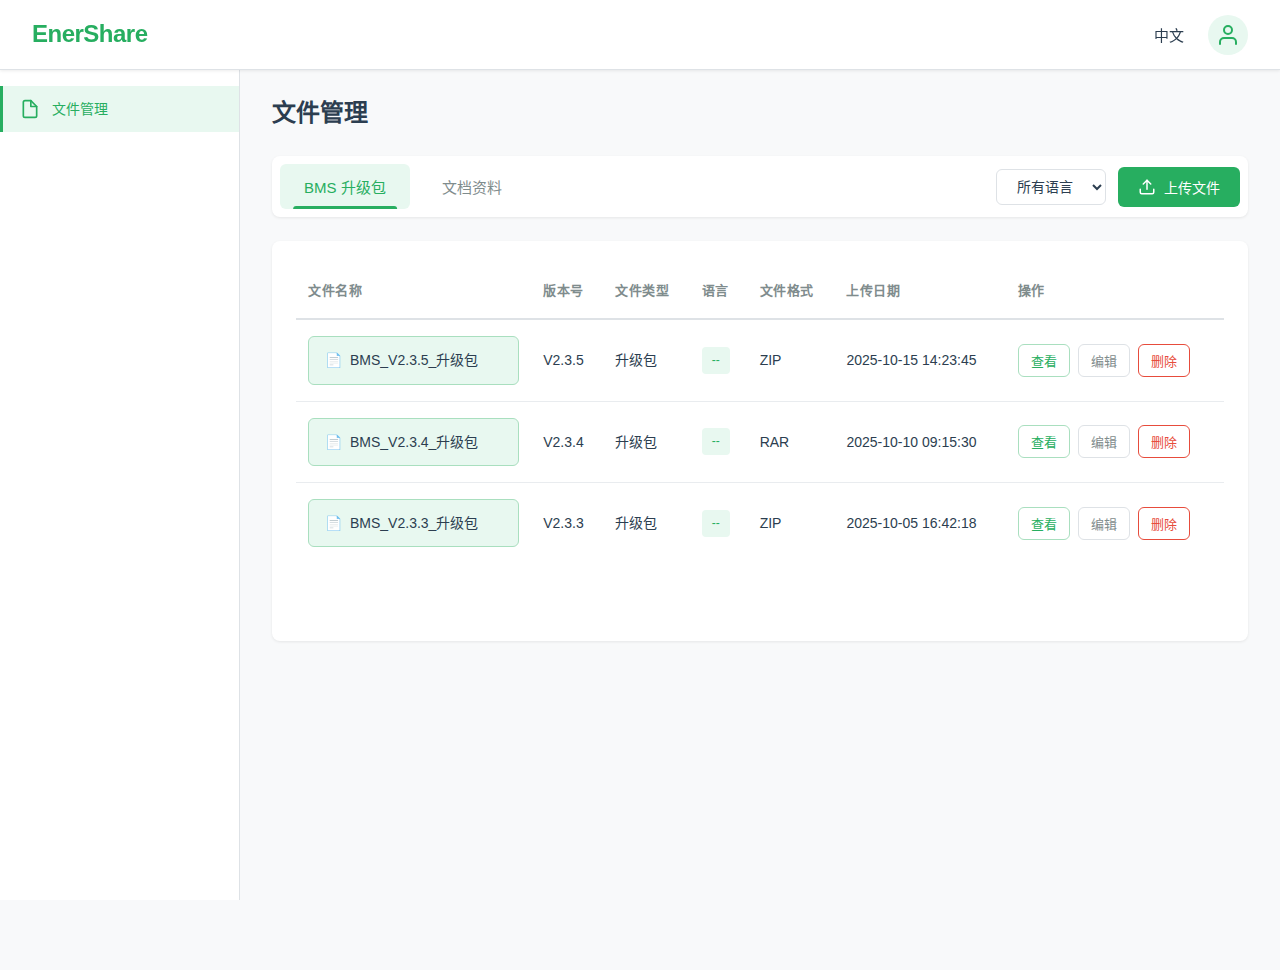
<file: file-management.html>
<!DOCTYPE html>
<html lang="zh-CN">
<head>
    <meta charset="UTF-8">
    <meta name="viewport" content="width=device-width, initial-scale=1.0">
    <title>文件管理 - 后台管理系统</title>
    <link rel="stylesheet" href="file-management.css">
</head>
<body>
    <!-- 顶部导航栏 -->
    <header class="top-navbar">
        <div class="navbar-left">
            <div class="logo">EnerShare</div>
        </div>
        <div class="navbar-right">
            <!-- 语言切换按钮 -->
            <button class="lang-toggle" id="langToggle">
                <span id="langText">中文</span>
            </button>

            <div class="user-profile" id="userProfile">
                <div class="user-avatar">
                    <svg xmlns="http://www.w3.org/2000/svg" width="24" height="24" viewBox="0 0 24 24" fill="none" stroke="currentColor" stroke-width="2" stroke-linecap="round" stroke-linejoin="round">
                        <path d="M20 21v-2a4 4 0 0 0-4-4H8a4 4 0 0 0-4 4v2"></path>
                        <circle cx="12" cy="7" r="4"></circle>
                    </svg>
                </div>
                <!-- 用户下拉菜单 -->
                <div class="user-dropdown" id="userDropdown">
                    <button class="dropdown-item logout-btn" id="logoutBtn">
                        <svg xmlns="http://www.w3.org/2000/svg" width="18" height="18" viewBox="0 0 24 24" fill="none" stroke="currentColor" stroke-width="2" stroke-linecap="round" stroke-linejoin="round">
                            <path d="M9 21H5a2 2 0 0 1-2-2V5a2 2 0 0 1 2-2h4"></path>
                            <polyline points="16 17 21 12 16 7"></polyline>
                            <line x1="21" y1="12" x2="9" y2="12"></line>
                        </svg>
                        <span data-i18n="logout">退出登录</span>
                    </button>
                </div>
            </div>
        </div>
    </header>

    <!-- 主容器 -->
    <div class="main-container">
        <!-- 左侧菜单栏 -->
        <aside class="sidebar">
            <nav class="sidebar-nav">
                <a href="#" class="nav-item active">
                    <svg class="nav-icon" xmlns="http://www.w3.org/2000/svg" width="20" height="20" viewBox="0 0 24 24" fill="none" stroke="currentColor" stroke-width="2" stroke-linecap="round" stroke-linejoin="round">
                        <path d="M13 2H6a2 2 0 0 0-2 2v16a2 2 0 0 0 2 2h12a2 2 0 0 0 2-2V9z"></path>
                        <polyline points="13 2 13 9 20 9"></polyline>
                    </svg>
                    <span data-i18n="fileManagement">文件管理</span>
                </a>
                <!-- 可以在此添加其他菜单项 -->
            </nav>
        </aside>

        <!-- 主内容区域 -->
        <main class="content-area">
            <!-- 顶部操作栏 -->
            <header class="content-header">
                <h1 class="page-title" data-i18n="fileManagement">文件管理</h1>
            </header>

            <!-- Tab 切换区 -->
            <div class="tabs-container">
                <div class="tabs">
                    <button class="tab-item active" data-tab="bms" data-i18n="bmsTab">BMS 升级包</button>
                    <button class="tab-item" data-tab="docs" data-i18n="docsTab">文档资料</button>
                </div>

                <div class="header-actions">
                    <!-- 语言筛选下拉框 -->
                    <select id="languageFilter" class="language-filter">
                        <option value="all" data-i18n="allLanguages">所有语言</option>
                        <option value="zh-CN">简体中文</option>
                        <option value="en">English</option>
                        <option value="zh-TW">繁体中文</option>
                        <option value="ja">日本語</option>
                    </select>

                    <!-- 上传文件按钮 -->
                    <button id="uploadBtn" class="btn btn-primary">
                        <svg xmlns="http://www.w3.org/2000/svg" width="18" height="18" viewBox="0 0 24 24" fill="none" stroke="currentColor" stroke-width="2" stroke-linecap="round" stroke-linejoin="round">
                            <path d="M21 15v4a2 2 0 0 1-2 2H5a2 2 0 0 1-2-2v-4"></path>
                            <polyline points="17 8 12 3 7 8"></polyline>
                            <line x1="12" y1="3" x2="12" y2="15"></line>
                        </svg>
                        <span data-i18n="uploadFile">上传文件</span>
                    </button>
                </div>
            </div>

            <!-- 文件列表区 -->
            <div class="file-list-container">
                <table class="file-table">
                    <thead>
                        <tr>
                            <th data-i18n="fileName">文件名称</th>
                            <th data-i18n="versionNumber">版本号</th>
                            <th data-i18n="fileType">文件类型</th>
                            <th data-i18n="language">语言</th>
                            <th data-i18n="fileFormat">文件格式</th>
                            <th data-i18n="uploadDate">上传日期</th>
                            <th data-i18n="actions">操作</th>
                        </tr>
                    </thead>
                    <tbody id="fileTableBody">
                        <!-- 文件列表将由 JavaScript 动态生成 -->
                    </tbody>
                </table>

                <!-- 空状态提示 -->
                <div id="emptyState" class="empty-state" style="display: none;">
                    <svg xmlns="http://www.w3.org/2000/svg" width="64" height="64" viewBox="0 0 24 24" fill="none" stroke="currentColor" stroke-width="1" stroke-linecap="round" stroke-linejoin="round">
                        <path d="M13 2H6a2 2 0 0 0-2 2v16a2 2 0 0 0 2 2h12a2 2 0 0 0 2-2V9z"></path>
                        <polyline points="13 2 13 9 20 9"></polyline>
                    </svg>
                    <p data-i18n="noData">暂无文件数据</p>
                </div>
            </div>
        </main>
    </div>

    <!-- 上传文件弹框 -->
    <div id="uploadModal" class="modal">
        <div class="modal-content">
            <div class="modal-header">
                <h2>上传文件</h2>
                <button class="close-btn" id="closeModal">
                    <svg xmlns="http://www.w3.org/2000/svg" width="24" height="24" viewBox="0 0 24 24" fill="none" stroke="currentColor" stroke-width="2" stroke-linecap="round" stroke-linejoin="round">
                        <line x1="18" y1="6" x2="6" y2="18"></line>
                        <line x1="6" y1="6" x2="18" y2="18"></line>
                    </svg>
                </button>
            </div>

            <form id="uploadForm" class="upload-form">
                <!-- 选择分类 -->
                <div class="form-group">
                    <label for="fileCategory">选择分类 <span class="required">*</span></label>
                    <select id="fileCategory" required>
                        <option value="">请选择分类</option>
                        <option value="bms">BMS 升级包</option>
                        <option value="docs">文档资料</option>
                    </select>
                </div>

                <!-- 文件名称 -->
                <div class="form-group">
                    <label for="fileName">文件名称 <span class="required">*</span></label>
                    <input type="text" id="fileName" placeholder="请输入文件名称" required>
                </div>

                <!-- 文件类型 -->
                <div class="form-group">
                    <label for="fileType">文件类型 <span class="required">*</span></label>
                    <select id="fileType" required>
                        <option value="">请选择文件类型</option>
                        <option value="upgrade">升级包</option>
                        <option value="manual">产品说明书</option>
                        <option value="privacy">隐私政策</option>
                        <option value="terms">用户协议</option>
                        <option value="other">其他</option>
                    </select>
                </div>

                <!-- 版本号 -->
                <div class="form-group" id="versionNumberGroup">
                    <label for="versionNumber">版本号 <span class="required">*</span></label>
                    <input type="text" id="versionNumber" placeholder="请输入版本号，例如：V2.3.5" required>
                </div>

                <!-- 多语言版本文件上传区 -->
                <div class="form-group">
                    <label>多语言版本文件 <span class="required">*</span></label>
                    <div id="languageVersions" class="language-versions">
                        <!-- 默认第一个语言版本 -->
                        <div class="language-version-item">
                            <div class="version-row">
                                <select class="language-select" required>
                                    <option value="">选择语言</option>
                                    <option value="zh-CN">简体中文</option>
                                    <option value="en">English</option>
                                    <option value="zh-TW">繁体中文</option>
                                    <option value="ja">日本語</option>
                                </select>

                                <div class="file-upload-area">
                                    <input type="file" class="file-input" accept=".pdf,.doc,.docx,.zip,.rar" required>
                                    <div class="upload-placeholder">
                                        <svg xmlns="http://www.w3.org/2000/svg" width="32" height="32" viewBox="0 0 24 24" fill="none" stroke="currentColor" stroke-width="2" stroke-linecap="round" stroke-linejoin="round">
                                            <path d="M21 15v4a2 2 0 0 1-2 2H5a2 2 0 0 1-2-2v-4"></path>
                                            <polyline points="17 8 12 3 7 8"></polyline>
                                            <line x1="12" y1="3" x2="12" y2="15"></line>
                                        </svg>
                                        <p>点击选择文件或拖拽文件到此处</p>
                                        <span class="file-hint">支持格式: PDF, DOC, DOCX, ZIP, RAR</span>
                                    </div>
                                    <div class="file-name" style="display: none;"></div>
                                </div>

                                <button type="button" class="btn-remove-version" style="visibility: hidden;">
                                    <svg xmlns="http://www.w3.org/2000/svg" width="20" height="20" viewBox="0 0 24 24" fill="none" stroke="currentColor" stroke-width="2" stroke-linecap="round" stroke-linejoin="round">
                                        <polyline points="3 6 5 6 21 6"></polyline>
                                        <path d="M19 6v14a2 2 0 0 1-2 2H7a2 2 0 0 1-2-2V6m3 0V4a2 2 0 0 1 2-2h4a2 2 0 0 1 2 2v2"></path>
                                    </svg>
                                </button>
                            </div>
                        </div>
                    </div>

                    <button type="button" id="addLanguageVersion" class="btn btn-outline">
                        <svg xmlns="http://www.w3.org/2000/svg" width="18" height="18" viewBox="0 0 24 24" fill="none" stroke="currentColor" stroke-width="2" stroke-linecap="round" stroke-linejoin="round">
                            <line x1="12" y1="5" x2="12" y2="19"></line>
                            <line x1="5" y1="12" x2="19" y2="12"></line>
                        </svg>
                        添加语言版本
                    </button>
                </div>

                <!-- 表单底部按钮 -->
                <div class="form-actions">
                    <button type="button" class="btn btn-secondary" id="cancelUpload">取消</button>
                    <button type="submit" class="btn btn-primary">确定上传</button>
                </div>
            </form>
        </div>
    </div>

    <!-- 删除确认弹框 -->
    <div id="deleteModal" class="modal">
        <div class="modal-content modal-small">
            <div class="modal-header">
                <h2>确认删除</h2>
            </div>
            <div class="modal-body">
                <p>确定要删除该文件吗？此操作不可恢复。</p>
            </div>
            <div class="form-actions">
                <button type="button" class="btn btn-secondary" id="cancelDelete">取消</button>
                <button type="button" class="btn btn-danger" id="confirmDelete">确定删除</button>
            </div>
        </div>
    </div>

    <!-- 文件详情弹框 -->
    <div id="detailModal" class="modal">
        <div class="modal-content modal-detail">
            <div class="modal-header">
                <h2 data-i18n="fileDetail">文件详情</h2>
                <button class="close-btn" id="closeDetailModal">
                    <svg xmlns="http://www.w3.org/2000/svg" width="24" height="24" viewBox="0 0 24 24" fill="none" stroke="currentColor" stroke-width="2" stroke-linecap="round" stroke-linejoin="round">
                        <line x1="18" y1="6" x2="6" y2="18"></line>
                        <line x1="6" y1="6" x2="18" y2="18"></line>
                    </svg>
                </button>
            </div>

            <div class="detail-content">
                <!-- 基础信息模块 -->
                <div class="detail-section">
                    <h3 class="section-title" data-i18n="basicInfo">基础信息</h3>
                    <div class="info-grid">
                        <div class="info-item">
                            <span class="info-label" data-i18n="fileName">文件名称</span>
                            <span class="info-value" id="detailFileName">-</span>
                        </div>
                        <div class="info-item">
                            <span class="info-label" data-i18n="versionNumber">版本号</span>
                            <span class="info-value" id="detailVersionNumber">-</span>
                        </div>
                        <div class="info-item">
                            <span class="info-label" data-i18n="systemType">系统类型</span>
                            <span class="info-value" id="detailSystemType">-</span>
                        </div>
                        <div class="info-item">
                            <span class="info-label" data-i18n="fileFormat">文件格式</span>
                            <span class="info-value" id="detailFileFormat">-</span>
                        </div>
                        <div class="info-item">
                            <span class="info-label" data-i18n="fileSize">文件大小</span>
                            <span class="info-value" id="detailFileSize">-</span>
                        </div>
                        <div class="info-item">
                            <span class="info-label" data-i18n="uploadDate">上传日期</span>
                            <span class="info-value" id="detailUploadDate">-</span>
                        </div>
                    </div>
                </div>

                <!-- 语言版本下载模块 -->
                <div class="detail-section">
                    <h3 class="section-title" data-i18n="languageVersionDownload">语言版本下载</h3>
                    <div class="version-list" id="versionList">
                        <!-- 语言版本列表将由 JavaScript 动态生成 -->
                    </div>
                </div>
            </div>
        </div>
    </div>

    <script src="file-management.js"></script>
</body>
</html>
</file>
<file: file-management.css>
/* ==================== 全局样式 ==================== */
* {
    margin: 0;
    padding: 0;
    box-sizing: border-box;
}

:root {
    /* 主题色 - 绿色系 */
    --primary-color: #27AE60;
    --primary-hover: #229954;
    --primary-light: #E8F8F0;
    --primary-border: #A9DFBF;

    /* 中性色 */
    --text-primary: #2C3E50;
    --text-secondary: #7F8C8D;
    --text-muted: #95A5A6;

    /* 背景色 */
    --bg-primary: #FFFFFF;
    --bg-secondary: #F8F9FA;
    --bg-hover: #F1F3F5;

    /* 边框色 */
    --border-color: #DEE2E6;
    --border-light: #E9ECEF;

    /* 状态色 */
    --danger-color: #E74C3C;
    --danger-hover: #C0392B;
    --danger-light: #FADBD8;

    /* 阴影 */
    --shadow-sm: 0 1px 3px rgba(0, 0, 0, 0.08);
    --shadow-md: 0 4px 8px rgba(0, 0, 0, 0.1);
    --shadow-lg: 0 8px 16px rgba(0, 0, 0, 0.12);

    /* 过渡 */
    --transition-base: all 0.3s cubic-bezier(0.4, 0, 0.2, 1);
    --transition-fast: all 0.15s ease-in-out;
}

body {
    font-family: -apple-system, BlinkMacSystemFont, 'Segoe UI', 'Roboto', 'Helvetica Neue', Arial, sans-serif;
    font-size: 14px;
    line-height: 1.6;
    color: var(--text-primary);
    background-color: var(--bg-secondary);
    overflow-x: hidden;
    padding-top: 70px; /* 为顶部导航栏留出空间 */
}

/* ==================== 顶部导航栏 ==================== */
.top-navbar {
    position: fixed;
    top: 0;
    left: 0;
    right: 0;
    height: 70px;
    background-color: var(--bg-primary);
    border-bottom: 1px solid var(--border-color);
    display: flex;
    justify-content: space-between;
    align-items: center;
    padding: 0 32px;
    z-index: 1100;
    box-shadow: var(--shadow-sm);
}

.navbar-left {
    display: flex;
    align-items: center;
}

.logo {
    font-size: 24px;
    font-weight: 700;
    color: var(--primary-color);
    letter-spacing: -0.5px;
}

.navbar-right {
    display: flex;
    align-items: center;
    gap: 12px;
}

/* 语言切换按钮 */
.lang-toggle {
    background: none;
    border: none;
    color: var(--text-primary);
    font-size: 15px;
    font-weight: 500;
    cursor: pointer;
    padding: 8px 12px;
    border-radius: 6px;
    transition: var(--transition-fast);
    position: relative;
}

.lang-toggle:hover {
    color: var(--primary-color);
    background-color: var(--primary-light);
}

.lang-toggle::after {
    content: '';
    position: absolute;
    bottom: 4px;
    left: 50%;
    transform: translateX(-50%) scaleX(0);
    width: 80%;
    height: 2px;
    background-color: var(--primary-color);
    transition: transform 0.3s ease;
}

.lang-toggle:hover::after {
    transform: translateX(-50%) scaleX(1);
}

/* 用户头像区域 */
.user-profile {
    position: relative;
    cursor: pointer;
}

.user-avatar {
    width: 40px;
    height: 40px;
    background-color: var(--primary-light);
    border-radius: 50%;
    display: flex;
    align-items: center;
    justify-content: center;
    color: var(--primary-color);
    transition: var(--transition-fast);
}

.user-avatar:hover {
    background-color: var(--primary-color);
    color: white;
    transform: scale(1.05);
}

/* 用户下拉菜单 */
.user-dropdown {
    position: absolute;
    top: calc(100% + 12px);
    right: 0;
    background-color: var(--bg-primary);
    border-radius: 8px;
    box-shadow: var(--shadow-lg);
    min-width: 180px;
    padding: 8px;
    opacity: 0;
    visibility: hidden;
    transform: translateY(-10px);
    transition: all 0.2s ease;
}

.user-dropdown::before {
    content: '';
    position: absolute;
    top: -6px;
    right: 16px;
    width: 12px;
    height: 12px;
    background-color: var(--bg-primary);
    transform: rotate(45deg);
    border-left: 1px solid var(--border-light);
    border-top: 1px solid var(--border-light);
}

.user-profile:hover .user-dropdown,
.user-dropdown:hover {
    opacity: 1;
    visibility: visible;
    transform: translateY(0);
}

.dropdown-item {
    width: 100%;
    display: flex;
    align-items: center;
    gap: 10px;
    padding: 10px 14px;
    background: none;
    border: none;
    border-radius: 6px;
    color: var(--text-primary);
    font-size: 14px;
    cursor: pointer;
    transition: var(--transition-fast);
    text-align: left;
}

.dropdown-item:hover {
    background-color: var(--danger-light);
    color: var(--danger-color);
}

.logout-btn svg {
    flex-shrink: 0;
}

/* ==================== 主容器布局 ==================== */
.main-container {
    display: flex;
    min-height: calc(100vh - 70px);
}

/* ==================== 左侧菜单栏 ==================== */
.sidebar {
    width: 240px;
    background-color: var(--bg-primary);
    border-right: 1px solid var(--border-color);
    display: flex;
    flex-direction: column;
    position: fixed;
    height: calc(100vh - 70px);
    left: 0;
    top: 70px;
    z-index: 1000;
    transition: var(--transition-base);
}

.sidebar-nav {
    flex: 1;
    padding: 16px 0;
    overflow-y: auto;
}

.nav-item {
    display: flex;
    align-items: center;
    padding: 12px 20px;
    color: var(--text-secondary);
    text-decoration: none;
    transition: var(--transition-fast);
    position: relative;
}

.nav-item:hover {
    background-color: var(--bg-hover);
    color: var(--text-primary);
}

.nav-item.active {
    background-color: var(--primary-light);
    color: var(--primary-color);
    font-weight: 500;
}

.nav-item.active::before {
    content: '';
    position: absolute;
    left: 0;
    top: 0;
    bottom: 0;
    width: 3px;
    background-color: var(--primary-color);
}

.nav-icon {
    margin-right: 12px;
    flex-shrink: 0;
}

/* ==================== 主内容区域 ==================== */
.content-area {
    flex: 1;
    margin-left: 240px;
    padding: 24px 32px;
    min-height: 100vh;
    transition: var(--transition-base);
}

/* 顶部操作栏 */
.content-header {
    display: flex;
    justify-content: space-between;
    align-items: center;
    margin-bottom: 24px;
    flex-wrap: wrap;
    gap: 16px;
}

.page-title {
    font-size: 24px;
    font-weight: 600;
    color: var(--text-primary);
}

.header-actions {
    display: flex;
    align-items: center;
    gap: 12px;
}

/* 语言筛选下拉框 */
.language-filter {
    padding: 8px 16px;
    border: 1px solid var(--border-color);
    border-radius: 6px;
    background-color: var(--bg-primary);
    color: var(--text-primary);
    font-size: 14px;
    cursor: pointer;
    transition: var(--transition-fast);
    outline: none;
}

.language-filter:hover {
    border-color: var(--primary-color);
}

.language-filter:focus {
    border-color: var(--primary-color);
    box-shadow: 0 0 0 3px var(--primary-light);
}

/* ==================== 按钮样式 ==================== */
.btn {
    display: inline-flex;
    align-items: center;
    justify-content: center;
    gap: 8px;
    padding: 10px 20px;
    border: none;
    border-radius: 6px;
    font-size: 14px;
    font-weight: 500;
    cursor: pointer;
    transition: var(--transition-fast);
    outline: none;
    white-space: nowrap;
}

.btn-primary {
    background-color: var(--primary-color);
    color: white;
}

.btn-primary:hover {
    background-color: var(--primary-hover);
    box-shadow: var(--shadow-md);
    transform: translateY(-1px);
}

.btn-primary:active {
    transform: translateY(0);
}

.btn-secondary {
    background-color: var(--bg-secondary);
    color: var(--text-primary);
    border: 1px solid var(--border-color);
}

.btn-secondary:hover {
    background-color: var(--bg-hover);
    border-color: var(--text-secondary);
}

.btn-outline {
    background-color: transparent;
    color: var(--primary-color);
    border: 1px solid var(--primary-color);
}

.btn-outline:hover {
    background-color: var(--primary-light);
}

.btn-danger {
    background-color: var(--danger-color);
    color: white;
}

.btn-danger:hover {
    background-color: var(--danger-hover);
    box-shadow: var(--shadow-md);
}

.btn-icon {
    padding: 8px;
    width: 36px;
    height: 36px;
    border-radius: 6px;
}

/* ==================== Tab 切换区 ==================== */
.tabs-container {
    background-color: var(--bg-primary);
    border-radius: 8px;
    padding: 8px;
    margin-bottom: 24px;
    box-shadow: var(--shadow-sm);
    display: flex;
    justify-content: space-between; /* 两端对齐: Tab 左侧,操作按钮右侧 */
    align-items: center;
    gap: 16px;
}

.tabs {
    display: flex;
    gap: 8px;
    position: relative;
    width: auto;
}

.tab-item {
    padding: 12px 24px;
    background-color: transparent;
    color: var(--text-secondary);
    border: none;
    border-radius: 6px;
    font-size: 15px;
    font-weight: 500;
    cursor: pointer;
    transition: var(--transition-fast);
    position: relative;
    overflow: hidden;
    white-space: nowrap;
}

.tab-item::after {
    content: '';
    position: absolute;
    bottom: 0;
    left: 50%;
    transform: translateX(-50%) scaleX(0);
    width: 80%;
    height: 3px;
    background-color: var(--primary-color);
    border-radius: 3px 3px 0 0;
    transition: transform 0.3s ease;
}

.tab-item:hover {
    color: var(--text-primary);
    background-color: var(--bg-hover);
}

.tab-item.active {
    color: var(--primary-color);
    background-color: var(--primary-light);
}

.tab-item.active::after {
    transform: translateX(-50%) scaleX(1);
}

/* ==================== 文件列表区 ==================== */
.file-list-container {
    background-color: var(--bg-primary);
    border-radius: 8px;
    padding: 24px;
    box-shadow: var(--shadow-sm);
    min-height: 400px;
}

.file-table {
    width: 100%;
    border-collapse: collapse;
}

.file-table thead tr {
    border-bottom: 2px solid var(--border-color);
}

.file-table th {
    padding: 16px 12px;
    text-align: left;
    font-weight: 600;
    color: var(--text-secondary);
    font-size: 13px;
    text-transform: uppercase;
    letter-spacing: 0.5px;
}

.file-table tbody tr {
    border-bottom: 1px solid var(--border-light);
    transition: var(--transition-fast);
}

.file-table tbody tr:hover {
    background-color: var(--bg-hover);
}

.file-table tbody tr:last-child {
    border-bottom: none;
}

.file-table td {
    padding: 16px 12px;
    color: var(--text-primary);
}

.file-table .file-name {
    font-weight: 500;
    color: var(--text-primary);
}

.file-table .language-badge {
    display: inline-block;
    padding: 4px 10px;
    background-color: var(--primary-light);
    color: var(--primary-color);
    border-radius: 4px;
    font-size: 12px;
    font-weight: 500;
}

.file-table .actions {
    display: flex;
    gap: 8px;
}

.file-table .actions .btn {
    padding: 6px 12px;
    font-size: 13px;
}

.file-table .actions .btn-view {
    background-color: transparent;
    color: var(--primary-color);
    border: 1px solid var(--primary-border);
}

.file-table .actions .btn-view:hover {
    background-color: var(--primary-light);
}

.file-table .actions .btn-edit {
    background-color: transparent;
    color: var(--text-secondary);
    border: 1px solid var(--border-color);
}

.file-table .actions .btn-edit:hover {
    background-color: var(--bg-hover);
    border-color: var(--text-secondary);
}

.file-table .actions .btn-delete {
    background-color: transparent;
    color: var(--danger-color);
    border: 1px solid var(--danger-color);
}

.file-table .actions .btn-delete:hover {
    background-color: var(--danger-light);
}

/* 空状态 */
.empty-state {
    text-align: center;
    padding: 60px 20px;
    color: var(--text-muted);
}

.empty-state svg {
    margin-bottom: 16px;
    opacity: 0.5;
}

.empty-state p {
    font-size: 16px;
}

/* ==================== 弹框样式 ==================== */
.modal {
    display: none;
    position: fixed;
    top: 0;
    left: 0;
    width: 100%;
    height: 100%;
    background-color: rgba(0, 0, 0, 0.5);
    z-index: 2000;
    align-items: center;
    justify-content: center;
    opacity: 0;
    transition: opacity 0.3s ease;
}

.modal.show {
    display: flex;
    opacity: 1;
}

.modal-content {
    background-color: var(--bg-primary);
    border-radius: 12px;
    width: 90%;
    max-width: 700px;
    max-height: 90vh;
    overflow-y: auto;
    box-shadow: var(--shadow-lg);
    transform: scale(0.9);
    transition: transform 0.3s cubic-bezier(0.34, 1.56, 0.64, 1);
}

.modal.show .modal-content {
    transform: scale(1);
}

.modal-small {
    max-width: 450px;
}

.modal-header {
    display: flex;
    justify-content: space-between;
    align-items: center;
    padding: 24px 28px;
    border-bottom: 1px solid var(--border-light);
}

.modal-header h2 {
    font-size: 20px;
    font-weight: 600;
    color: var(--text-primary);
}

.close-btn {
    background: none;
    border: none;
    cursor: pointer;
    padding: 4px;
    color: var(--text-secondary);
    transition: var(--transition-fast);
    border-radius: 4px;
}

.close-btn:hover {
    background-color: var(--bg-hover);
    color: var(--text-primary);
}

.modal-body {
    padding: 24px 28px;
}

.modal-body p {
    color: var(--text-secondary);
    line-height: 1.8;
}

/* ==================== 表单样式 ==================== */
.upload-form {
    padding: 24px 28px;
}

.form-group {
    margin-bottom: 24px;
}

.form-group label {
    display: block;
    margin-bottom: 8px;
    font-weight: 500;
    color: var(--text-primary);
}

.required {
    color: var(--danger-color);
    margin-left: 2px;
}

.form-group input[type="text"],
.form-group select {
    width: 100%;
    padding: 10px 14px;
    border: 1px solid var(--border-color);
    border-radius: 6px;
    font-size: 14px;
    color: var(--text-primary);
    background-color: var(--bg-primary);
    transition: var(--transition-fast);
    outline: none;
}

.form-group input[type="text"]:hover,
.form-group select:hover {
    border-color: var(--text-secondary);
}

.form-group input[type="text"]:focus,
.form-group select:focus {
    border-color: var(--primary-color);
    box-shadow: 0 0 0 3px var(--primary-light);
}

.form-group input[type="text"]::placeholder {
    color: var(--text-muted);
}

/* 多语言版本上传区 */
.language-versions {
    margin-bottom: 16px;
}

.language-version-item {
    margin-bottom: 16px;
    padding: 16px;
    background-color: var(--bg-secondary);
    border-radius: 8px;
    border: 1px solid var(--border-light);
}

.version-row {
    display: grid;
    grid-template-columns: 180px 1fr auto;
    gap: 12px;
    align-items: start;
}

/* BMS 升级包简化版本行(无语言选择) */
.version-row-simple {
    grid-template-columns: 1fr;
}

.language-select {
    padding: 10px 14px;
    border: 1px solid var(--border-color);
    border-radius: 6px;
    font-size: 14px;
    color: var(--text-primary);
    background-color: var(--bg-primary);
    cursor: pointer;
    transition: var(--transition-fast);
    outline: none;
}

.language-select:hover {
    border-color: var(--text-secondary);
}

.language-select:focus {
    border-color: var(--primary-color);
    box-shadow: 0 0 0 3px var(--primary-light);
}

/* 文件上传区域 */
.file-upload-area {
    position: relative;
}

.file-input {
    position: absolute;
    width: 100%;
    height: 100%;
    opacity: 0;
    cursor: pointer;
    z-index: 2;
}

.upload-placeholder {
    border: 2px dashed var(--border-color);
    border-radius: 8px;
    padding: 24px;
    text-align: center;
    background-color: var(--bg-primary);
    transition: var(--transition-fast);
}

.upload-placeholder:hover {
    border-color: var(--primary-color);
    background-color: var(--primary-light);
}

.file-upload-area:has(.file-input:focus) .upload-placeholder {
    border-color: var(--primary-color);
    box-shadow: 0 0 0 3px var(--primary-light);
}

.upload-placeholder svg {
    color: var(--primary-color);
    margin-bottom: 8px;
}

.upload-placeholder p {
    color: var(--text-primary);
    font-size: 14px;
    margin-bottom: 4px;
}

.file-hint {
    color: var(--text-muted);
    font-size: 12px;
}

.file-hint-edit {
    display: block;
    color: var(--primary-color);
    font-size: 12px;
    margin-top: 8px;
    font-weight: 500;
}

.file-name {
    padding: 12px 16px;
    background-color: var(--primary-light);
    border: 1px solid var(--primary-border);
    border-radius: 6px;
    color: var(--primary-color);
    font-size: 14px;
    display: flex;
    align-items: center;
    gap: 8px;
}

.file-name::before {
    content: '📄';
}

.btn-remove-version {
    background-color: transparent;
    border: 1px solid var(--border-color);
    color: var(--danger-color);
    border-radius: 6px;
    width: 40px;
    height: 40px;
    display: flex;
    align-items: center;
    justify-content: center;
    cursor: pointer;
    transition: var(--transition-fast);
}

.btn-remove-version:hover {
    background-color: var(--danger-light);
    border-color: var(--danger-color);
}

/* 表单操作按钮 */
.form-actions {
    display: flex;
    justify-content: flex-end;
    gap: 12px;
    padding: 20px 28px;
    border-top: 1px solid var(--border-light);
    margin-top: 8px;
}

/* ==================== 响应式布局 ==================== */
@media (max-width: 1024px) {
    .content-area {
        padding: 20px 24px;
    }

    .version-row {
        grid-template-columns: 160px 1fr auto;
    }
}

@media (max-width: 768px) {
    .sidebar {
        transform: translateX(-100%);
        width: 280px;
    }

    .sidebar.show {
        transform: translateX(0);
    }

    .content-area {
        margin-left: 0;
        padding: 16px;
    }

    .content-header {
        flex-direction: column;
        align-items: flex-start;
    }

    .tabs-container {
        flex-direction: column;
        align-items: stretch;
        gap: 12px;
    }

    .tabs {
        flex-direction: column;
        width: 100%;
    }

    .tab-item {
        width: 100%;
    }

    .header-actions {
        width: 100%;
        flex-direction: column;
    }

    .header-actions .language-filter,
    .header-actions .btn {
        width: 100%;
    }

    .file-table {
        font-size: 13px;
    }

    .file-table th,
    .file-table td {
        padding: 12px 8px;
    }

    .file-table .actions {
        flex-direction: column;
        gap: 4px;
    }

    .version-row {
        grid-template-columns: 1fr;
    }

    .btn-remove-version {
        width: 100%;
    }

    .modal-content {
        width: 95%;
        max-height: 95vh;
    }

    .upload-placeholder {
        padding: 16px;
    }

    .form-actions {
        flex-direction: column;
    }

    .form-actions .btn {
        width: 100%;
    }
}

/* ==================== 滚动条样式 ==================== */
::-webkit-scrollbar {
    width: 8px;
    height: 8px;
}

::-webkit-scrollbar-track {
    background: var(--bg-secondary);
}

::-webkit-scrollbar-thumb {
    background: var(--border-color);
    border-radius: 4px;
}

::-webkit-scrollbar-thumb:hover {
    background: var(--text-muted);
}

/* ==================== 动画效果 ==================== */
@keyframes fadeIn {
    from {
        opacity: 0;
        transform: translateY(10px);
    }
    to {
        opacity: 1;
        transform: translateY(0);
    }
}

.file-table tbody tr {
    animation: fadeIn 0.3s ease-out;
}

/* ==================== 文件详情弹框样式 ==================== */
.modal-detail {
    max-width: 800px;
}

.detail-content {
    padding: 24px 28px;
}

.detail-section {
    margin-bottom: 32px;
}

.detail-section:last-child {
    margin-bottom: 0;
}

.section-title {
    font-size: 18px;
    font-weight: 600;
    color: var(--text-primary);
    margin-bottom: 20px;
    padding-bottom: 12px;
    border-bottom: 2px solid var(--border-light);
}

/* 基础信息网格布局 */
.info-grid {
    display: grid;
    grid-template-columns: repeat(2, 1fr);
    gap: 20px;
}

.info-item {
    display: flex;
    flex-direction: column;
    gap: 8px;
}

.info-label {
    font-size: 13px;
    font-weight: 500;
    color: var(--text-secondary);
    text-transform: uppercase;
    letter-spacing: 0.5px;
}

.info-value {
    font-size: 15px;
    font-weight: 500;
    color: var(--text-primary);
    word-break: break-word;
}

/* 语言版本列表 */
.version-list {
    display: flex;
    flex-direction: column;
    gap: 12px;
}

.version-item {
    display: flex;
    align-items: center;
    justify-content: space-between;
    padding: 16px 20px;
    background-color: var(--bg-secondary);
    border: 1px solid var(--border-light);
    border-radius: 8px;
    transition: var(--transition-fast);
}

.version-item:hover {
    background-color: var(--bg-hover);
    border-color: var(--border-color);
    box-shadow: var(--shadow-sm);
}

.version-info {
    display: flex;
    align-items: center;
    gap: 16px;
    flex: 1;
}

.version-language {
    font-size: 15px;
    font-weight: 500;
    color: var(--text-primary);
    min-width: 120px;
}

.version-size {
    font-size: 14px;
    color: var(--text-secondary);
    padding: 4px 12px;
    background-color: var(--bg-primary);
    border-radius: 4px;
}

.btn-download {
    padding: 8px 20px;
    background-color: var(--primary-color);
    color: white;
    border: none;
    border-radius: 6px;
    font-size: 14px;
    font-weight: 500;
    cursor: pointer;
    transition: var(--transition-fast);
    display: inline-flex;
    align-items: center;
    gap: 6px;
    white-space: nowrap;
}

.btn-download:hover {
    background-color: var(--primary-hover);
    box-shadow: var(--shadow-md);
    transform: translateY(-1px);
}

.btn-download:active {
    transform: translateY(0);
}

.btn-download svg {
    width: 16px;
    height: 16px;
}

/* 响应式调整 */
@media (max-width: 768px) {
    .info-grid {
        grid-template-columns: 1fr;
        gap: 16px;
    }

    .version-item {
        flex-direction: column;
        align-items: stretch;
        gap: 12px;
    }

    .version-info {
        flex-direction: column;
        align-items: flex-start;
        gap: 8px;
    }

    .btn-download {
        width: 100%;
        justify-content: center;
    }
}

/* ==================== 打印样式 ==================== */
@media print {
    .sidebar,
    .header-actions,
    .tabs-container,
    .file-table .actions {
        display: none;
    }

    .content-area {
        margin-left: 0;
    }
}
</file>
